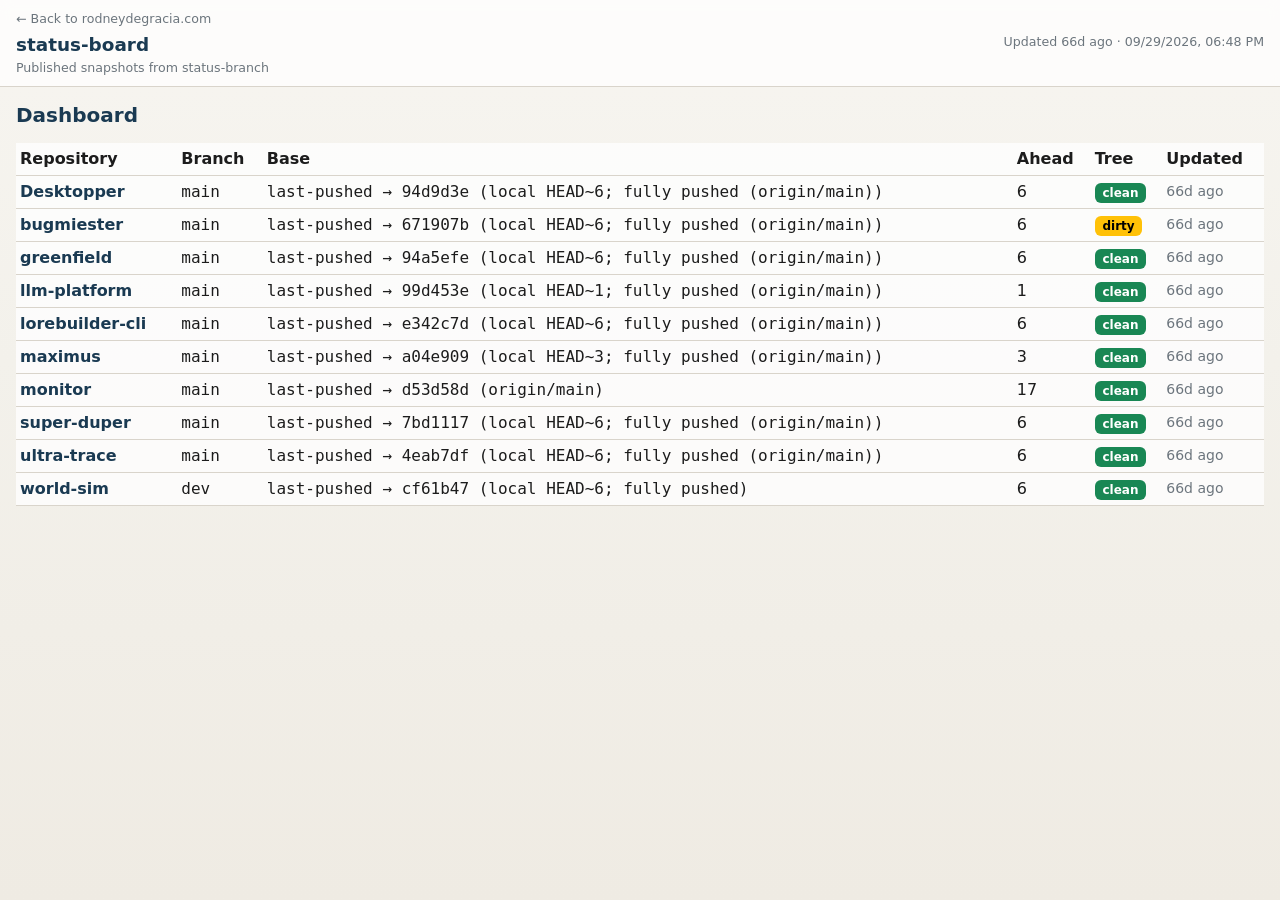
<file: index.html>
<!DOCTYPE html>
<html lang="en">
<head>
  <meta charset="utf-8">
  <meta name="viewport" content="width=device-width, initial-scale=1">
  <meta name="color-scheme" content="light dark">
  <title>status-board</title>
  <script>
    (function () {
      function applyTheme() {
        var dark = window.matchMedia("(prefers-color-scheme: dark)").matches;
        document.documentElement.setAttribute(
          "data-bs-theme",
          dark ? "dark" : "light"
        );
      }
      applyTheme();
      var mq = window.matchMedia("(prefers-color-scheme: dark)");
      if (typeof mq.addEventListener === "function") {
        mq.addEventListener("change", applyTheme);
      } else if (typeof mq.addListener === "function") {
        mq.addListener(applyTheme);
      }
    })();
  </script>
  <link rel="stylesheet" href="assets/vendor/bootstrap/bootstrap.min.css">
  <link rel="stylesheet" href="assets/vendor/bootstrap-icons/bootstrap-icons.min.css">
  <link rel="stylesheet" href="assets/css/app.css">
</head>
<body>
  <header class="sb-context border-bottom">
    <div class="container-fluid py-2 px-3 d-flex flex-wrap align-items-center gap-3">
      <div class="me-auto">
        <a
          class="small text-secondary text-decoration-none sb-site-back"
          href="https://rodneydegracia.com/"
        >← Back to rodneydegracia.com</a>
        <a class="sb-brand d-block" href="index.html">status-board</a>
        <div class="small text-secondary">Published snapshots from status-branch</div>
      </div>
      <span class="small text-secondary" id="hub-updated" hidden></span>
    </div>
  </header>

  <main class="container-fluid px-3 py-3">
    <section class="sb-section" aria-label="Dashboard">
      <h1 class="h5 mb-3">Dashboard</h1>
      <p class="small text-secondary" id="hub-status">Loading…</p>
      <div class="table-responsive" id="hub-table-wrap" hidden>
        <table class="table table-sm align-middle sb-hub-table">
          <thead>
            <tr>
              <th scope="col">Repository</th>
              <th scope="col">Branch</th>
              <th scope="col">Base</th>
              <th scope="col">Ahead</th>
              <th scope="col">Tree</th>
              <th scope="col">Updated</th>
            </tr>
          </thead>
          <tbody id="hub-rows"></tbody>
        </table>
      </div>
    </section>
  </main>

  <script src="assets/vendor/bootstrap/bootstrap.bundle.min.js"></script>
  <script src="assets/js/common.js"></script>
  <script src="assets/js/hub.js"></script>
  <script
    data-goatcounter="https://rdegraci-gh-io.goatcounter.com/count"
    async
    src="//gc.zgo.at/count.js"
  ></script>
</body>
</html>
</file>
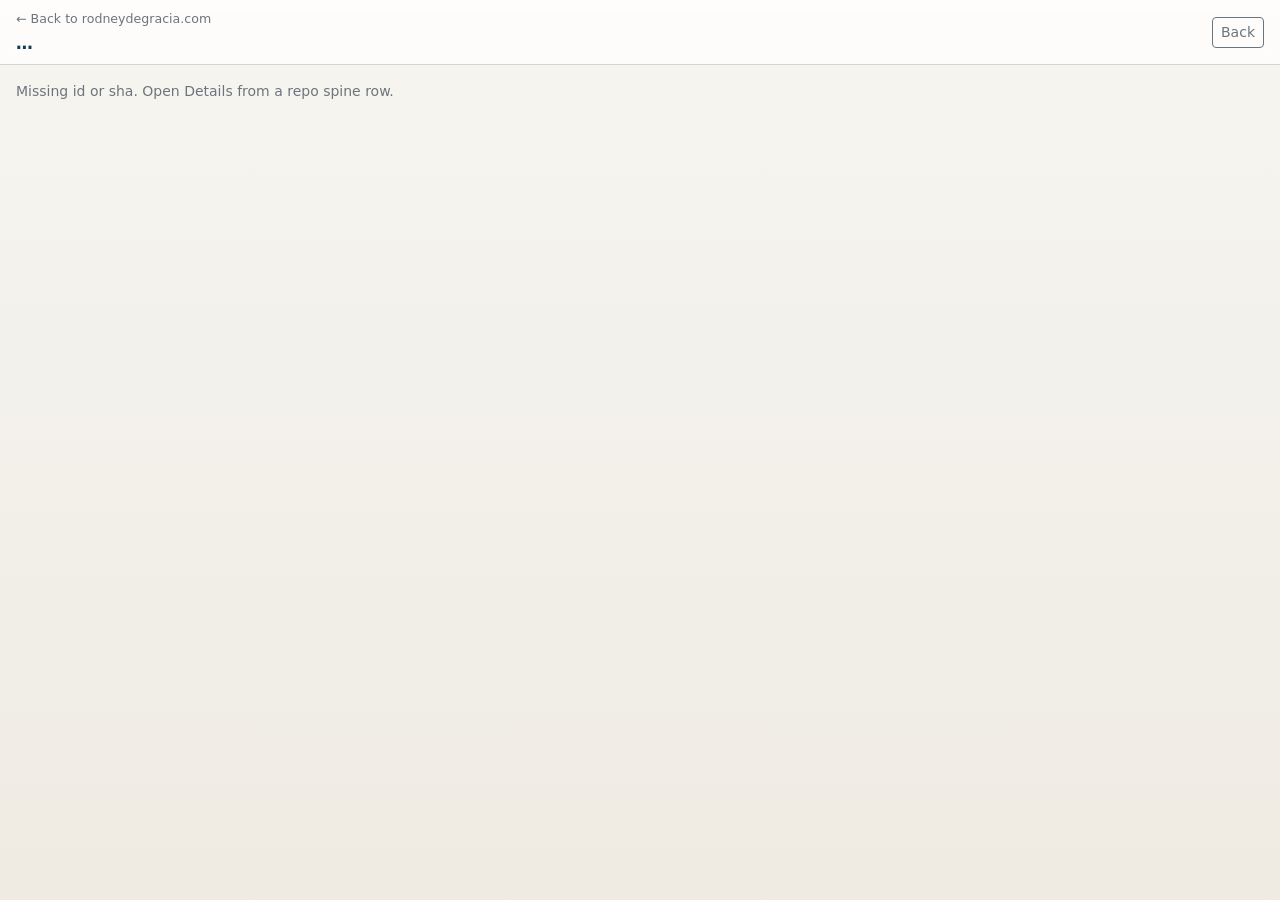
<file: commit.html>
<!DOCTYPE html>
<html lang="en">
<head>
  <meta charset="utf-8">
  <meta name="viewport" content="width=device-width, initial-scale=1">
  <meta name="color-scheme" content="light dark">
  <title>Commit · status-board</title>
  <script>
    (function () {
      function applyTheme() {
        var dark = window.matchMedia("(prefers-color-scheme: dark)").matches;
        document.documentElement.setAttribute(
          "data-bs-theme",
          dark ? "dark" : "light"
        );
      }
      applyTheme();
      var mq = window.matchMedia("(prefers-color-scheme: dark)");
      if (typeof mq.addEventListener === "function") {
        mq.addEventListener("change", applyTheme);
      } else if (typeof mq.addListener === "function") {
        mq.addListener(applyTheme);
      }
    })();
  </script>
  <link rel="stylesheet" href="assets/vendor/bootstrap/bootstrap.min.css">
  <link rel="stylesheet" href="assets/vendor/bootstrap-icons/bootstrap-icons.min.css">
  <link rel="stylesheet" href="assets/css/app.css">
</head>
<body>
  <header class="sb-context border-bottom">
    <div class="container-fluid py-2 px-3 d-flex flex-wrap align-items-center gap-3">
      <div class="me-auto">
        <a
          class="small text-secondary text-decoration-none sb-site-back"
          href="https://rodneydegracia.com/"
        >← Back to rodneydegracia.com</a>
        <div class="sb-repo" id="repo-name">…</div>
        <div class="sb-repo-path sb-mono text-secondary" id="repo-path"></div>
        <div class="sb-meta text-secondary small" id="commit-meta"></div>
      </div>
      <a class="btn btn-sm btn-outline-secondary" id="back-link" href="index.html">Back</a>
    </div>
  </header>

  <main class="container-fluid px-3 py-3">
    <p class="small text-secondary" id="commit-status">Loading…</p>

    <div id="commit-body" hidden>
      <section class="sb-section mb-4">
        <h1 class="h4" id="commit-subject"></h1>
        <pre class="small text-secondary sb-body" id="commit-body-text" hidden></pre>
        <p class="small text-secondary mb-0" id="commit-author"></p>
      </section>

      <section class="sb-section mb-4">
        <h2 class="h5">Commit summary</h2>
        <p class="small text-secondary mb-2">
          Plain-language summary of this commit’s diff (from the published snapshot).
        </p>
        <div class="sb-narrative mb-2" id="detail-story-text"></div>
        <p class="small mb-1" id="detail-features-label" hidden><strong>Features in this commit</strong></p>
        <ul class="mb-0" id="detail-story-features"></ul>
      </section>

      <section class="sb-section mb-4">
        <h2 class="h5">Files</h2>
        <p class="small text-secondary" id="files-meta"></p>
        <ul class="small sb-mono" id="files-list"></ul>
      </section>

      <section class="sb-section">
        <h2 class="h5">Diff</h2>
        <div class="alert alert-warning py-2" id="diff-truncated" hidden>Diff truncated for display.</div>
        <div class="sb-diff" id="diff-panel" aria-label="Unified diff"></div>
      </section>
    </div>
  </main>

  <script src="assets/vendor/bootstrap/bootstrap.bundle.min.js"></script>
  <script src="assets/js/common.js"></script>
  <script src="assets/js/commit.js"></script>
  <script
    data-goatcounter="https://rdegraci-gh-io.goatcounter.com/count"
    async
    src="//gc.zgo.at/count.js"
  ></script>
</body>
</html>
</file>
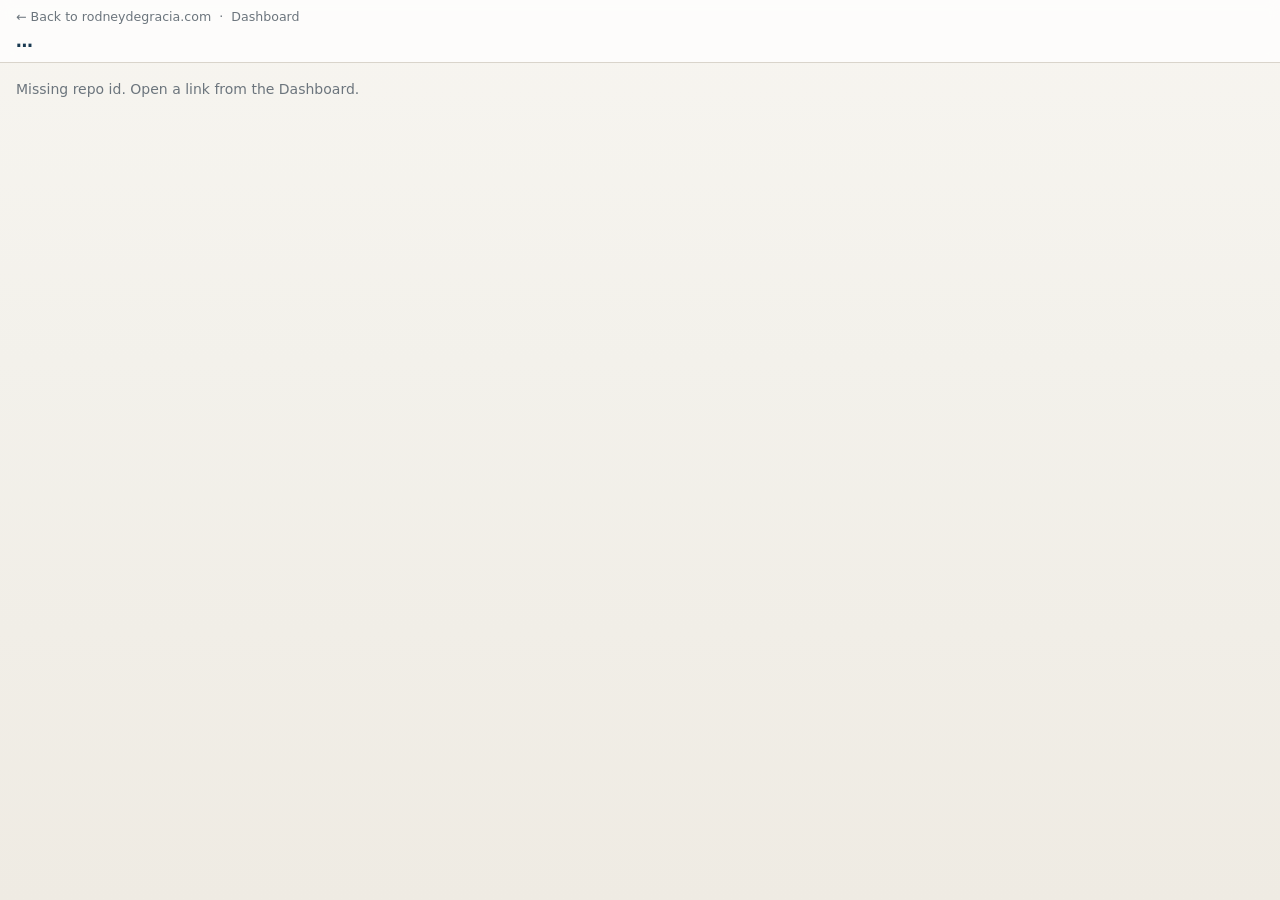
<file: repo.html>
<!DOCTYPE html>
<html lang="en">
<head>
  <meta charset="utf-8">
  <meta name="viewport" content="width=device-width, initial-scale=1">
  <meta name="color-scheme" content="light dark">
  <title>status-board</title>
  <script>
    (function () {
      function applyTheme() {
        var dark = window.matchMedia("(prefers-color-scheme: dark)").matches;
        document.documentElement.setAttribute(
          "data-bs-theme",
          dark ? "dark" : "light"
        );
      }
      applyTheme();
      var mq = window.matchMedia("(prefers-color-scheme: dark)");
      if (typeof mq.addEventListener === "function") {
        mq.addEventListener("change", applyTheme);
      } else if (typeof mq.addListener === "function") {
        mq.addListener(applyTheme);
      }
    })();
  </script>
  <link rel="stylesheet" href="assets/vendor/bootstrap/bootstrap.min.css">
  <link rel="stylesheet" href="assets/vendor/bootstrap-icons/bootstrap-icons.min.css">
  <link rel="stylesheet" href="assets/css/app.css">
</head>
<body>
  <header class="sb-context border-bottom">
    <div class="container-fluid py-2 px-3 d-flex flex-wrap align-items-center gap-3">
      <div class="me-auto">
        <div class="d-flex align-items-baseline gap-2 flex-wrap">
          <a
            class="small text-secondary text-decoration-none sb-site-back"
            href="https://rodneydegracia.com/"
          >← Back to rodneydegracia.com</a>
          <span class="small text-secondary">·</span>
          <a class="small text-secondary text-decoration-none" href="index.html">Dashboard</a>
        </div>
        <div class="sb-repo" id="repo-name">…</div>
        <div class="sb-repo-path sb-mono text-secondary" id="repo-path"></div>
        <div class="sb-meta text-secondary small" id="repo-meta"></div>
      </div>
      <div class="d-flex align-items-center gap-2 flex-wrap">
        <span class="badge sb-badge-quiet" id="source-badge" hidden></span>
        <span class="badge" id="dirty-badge" hidden></span>
        <span class="small text-secondary" id="repo-updated"></span>
      </div>
    </div>
  </header>

  <main class="container-fluid px-3 py-3">
    <p class="small text-secondary" id="repo-status">Loading…</p>

    <div id="repo-body" hidden>
      <section class="sb-section mb-4" aria-label="Story at HEAD, Working tree, and Future story">
        <div class="row g-3 sb-overview-row">
          <div class="col-lg-4">
            <div class="sb-scroll-panel h-100">
              <div class="sb-scroll-panel-body">
                <h2 class="h5">Story at HEAD</h2>
                <p class="small text-secondary mb-2" id="head-story-meta"></p>
                <div class="sb-narrative mb-3" id="head-story-text"></div>
                <p class="small mb-1" id="head-features-label" hidden><strong>Features</strong></p>
                <ul class="mb-0" id="head-story-features"></ul>
              </div>
            </div>
          </div>

          <div class="col-lg-4">
            <div class="sb-scroll-panel h-100">
              <div class="sb-scroll-panel-body">
                <h2 class="h5">Working tree</h2>
                <div id="working-tree-content"></div>
              </div>
            </div>
          </div>

          <div class="col-lg-4">
            <div class="sb-scroll-panel h-100">
              <div class="sb-scroll-panel-body">
                <h2 class="h5">Future story</h2>
                <p class="small text-secondary mb-2">Suggested next steps</p>
                <ol class="mb-0" id="future-story-steps"></ol>
              </div>
            </div>
          </div>
        </div>
      </section>

      <section class="sb-section" aria-label="Spine">
        <h2 class="h5">Spine</h2>
        <div class="table-responsive">
          <table class="table table-sm align-middle sb-spine">
            <thead>
              <tr>
                <th scope="col">SHA</th>
                <th scope="col">Subject</th>
                <th scope="col">When</th>
                <th scope="col">Summary</th>
                <th scope="col">Features</th>
                <th scope="col">Details</th>
              </tr>
            </thead>
            <tbody id="spine-rows"></tbody>
          </table>
        </div>
      </section>
    </div>
  </main>

  <script src="assets/vendor/bootstrap/bootstrap.bundle.min.js"></script>
  <script src="assets/js/common.js"></script>
  <script src="assets/js/repo.js"></script>
  <script
    data-goatcounter="https://rdegraci-gh-io.goatcounter.com/count"
    async
    src="//gc.zgo.at/count.js"
  ></script>
</body>
</html>
</file>
<file: assets/css/app.css>
:root {
  color-scheme: light dark;

  --sb-ink: #1a3a52;
  --sb-ink-hover: #142c3f;
  --sb-paper: #f3f1eb;
  --sb-paper-top: #f7f5f0;
  --sb-paper-bottom: #efebe3;
  --sb-text: #1c1c1c;
  --sb-rule: #d9d4cb;
  --sb-panel: rgba(255, 255, 255, 0.55);
  --sb-context: rgba(255, 255, 255, 0.72);
  --sb-head: rgba(26, 58, 82, 0.06);
  --sb-muted: #6c757d;
  --sb-muted-hover: #495057;
  --sb-badge-quiet-bg: #f8f9fa;
  --sb-badge-quiet-fg: #6c757d;
  --sb-success: #198754;
}

@media (prefers-color-scheme: dark) {
  :root {
    --sb-ink: #a8c5d8;
    --sb-ink-hover: #c5dceb;
    --sb-paper: #1c1b19;
    --sb-paper-top: #22201c;
    --sb-paper-bottom: #161512;
    --sb-text: #eae6df;
    --sb-rule: #3d3a34;
    --sb-panel: rgba(255, 255, 255, 0.06);
    --sb-context: rgba(28, 27, 25, 0.88);
    --sb-head: rgba(168, 197, 216, 0.1);
    --sb-muted: #9a958c;
    --sb-muted-hover: #c4bfb4;
    --sb-badge-quiet-bg: rgba(255, 255, 255, 0.08);
    --sb-badge-quiet-fg: #c4bfb4;
    --sb-success: #3dd68c;
  }
}

body {
  background:
    linear-gradient(180deg, var(--sb-paper-top) 0%, var(--sb-paper) 40%, var(--sb-paper-bottom) 100%);
  color: var(--sb-text);
  min-height: 100vh;
}

.sb-context {
  background: var(--sb-context);
  backdrop-filter: blur(6px);
  font-size: 0.9rem;
}

.sb-repo {
  font-weight: 650;
  color: var(--sb-ink);
  font-size: 1.05rem;
}

.sb-repo-path {
  font-size: 0.7rem;
  line-height: 1.3;
  max-width: min(100%, 42rem);
  overflow: hidden;
  text-overflow: ellipsis;
  white-space: nowrap;
}

.sb-brand {
  font-weight: 650;
  color: var(--sb-ink);
  font-size: 1.15rem;
  text-decoration: none;
}

.sb-brand:hover {
  color: var(--sb-ink-hover);
}

.sb-site-back {
  display: inline-block;
  margin-bottom: 0.15rem;
}

.sb-site-back:hover {
  color: var(--sb-ink-hover) !important;
}

.sb-section h2,
.sb-section .h5 {
  color: var(--sb-ink);
  font-weight: 600;
}

.sb-mono,
code {
  font-family: "IBM Plex Mono", "SF Mono", ui-monospace, monospace;
}

.sb-spine {
  --bs-table-bg: var(--sb-panel);
  --bs-table-color: var(--sb-text);
  --bs-table-border-color: var(--sb-rule);
  --bs-table-striped-bg: transparent;
  --bs-table-striped-color: var(--sb-text);
  --bs-table-active-bg: var(--sb-head);
  --bs-table-active-color: var(--sb-text);
  --bs-table-hover-bg: var(--sb-head);
  --bs-table-hover-color: var(--sb-text);
  --bs-table-accent-bg: transparent;
  color: var(--sb-text);
  background: var(--sb-panel);
  font-size: 0.9rem;
}

.sb-spine > :not(caption) > * > * {
  border-bottom-color: var(--sb-rule);
  box-shadow: none;
}

.sb-spine > thead > tr > * {
  color: var(--sb-ink);
}

.sb-hub-table {
  --bs-table-bg: var(--sb-panel);
  --bs-table-color: var(--sb-text);
  --bs-table-border-color: var(--sb-rule);
  --bs-table-hover-bg: var(--sb-head);
  --bs-table-hover-color: var(--sb-text);
  background: var(--sb-panel);
}

.sb-hub-table a {
  color: var(--sb-ink);
  font-weight: 600;
  text-decoration: none;
}

.sb-hub-table a:hover {
  color: var(--sb-ink-hover);
  text-decoration: underline;
}

.sb-head > * {
  --bs-table-bg-type: var(--sb-head);
  background-color: var(--sb-head) !important;
}

.sb-head-badge {
  background: var(--sb-ink) !important;
  color: var(--sb-paper) !important;
  border-radius: 0.25rem;
  font-weight: 500;
}

@media (prefers-color-scheme: dark) {
  .sb-head-badge {
    color: #1c1b19 !important;
  }
}

.btn-primary {
  background: var(--sb-ink);
  border-color: var(--sb-ink);
}

.btn-primary:hover {
  background: var(--sb-ink-hover);
  border-color: var(--sb-ink-hover);
}

@media (prefers-color-scheme: dark) {
  .btn-primary {
    color: #1c1b19;
  }

  .btn-primary:hover {
    color: #1c1b19;
  }
}

.border-bottom {
  border-color: var(--sb-rule) !important;
}

.sb-narrative {
  white-space: pre-wrap;
  line-height: 1.45;
  padding: 0.75rem 0;
}

.sb-scroll-panel {
  background: var(--sb-panel);
  border: 1px solid var(--sb-rule);
  border-radius: 0.35rem;
}

.sb-overview-row {
  align-items: stretch;
}

.sb-overview-row > [class*="col-"] {
  display: flex;
}

.sb-overview-row .sb-scroll-panel {
  width: 100%;
  display: flex;
  flex-direction: column;
  min-height: 0;
}

.sb-scroll-panel-body {
  max-height: min(48vh, 32rem);
  overflow-y: auto;
  overscroll-behavior: contain;
  padding: 0.85rem 1rem;
  flex: 1 1 auto;
  font-size: 0.9rem;
  line-height: 1.45;
}

.sb-scroll-panel .sb-narrative {
  max-height: none;
  overflow: visible;
}

@media (max-width: 991.98px) {
  .sb-scroll-panel-body {
    max-height: min(40vh, 24rem);
  }
}

.sb-story-preview {
  max-width: 13rem;
  white-space: normal;
  line-height: 1.3;
}

.sb-story-cell {
  max-width: 13rem;
  vertical-align: top;
}

.sb-feature-skim {
  list-style: disc;
  padding-left: 1.1rem;
  margin: 0;
  line-height: 1.35;
}

.sb-feature-skim li {
  margin: 0.1rem 0;
}

.sb-features-cell {
  vertical-align: top;
  max-width: 16rem;
}

.sb-badge-quiet {
  background: var(--sb-badge-quiet-bg) !important;
  color: var(--sb-badge-quiet-fg) !important;
  border: 1px solid var(--sb-rule);
}

.sb-empty {
  color: var(--sb-muted);
}

.sb-body {
  white-space: pre-wrap;
}

.sb-diff {
  background: #1e1e1e;
  color: #e8e8e8;
  overflow: auto;
  max-height: 70vh;
  font-size: 0.8rem;
  border: 1px solid #333;
  border-radius: 0.25rem;
}

.sb-diff-line {
  padding: 0 1rem;
  white-space: pre-wrap;
  word-break: break-word;
  font-family: "IBM Plex Mono", "SF Mono", ui-monospace, monospace;
}

.sb-diff-add {
  background: rgba(46, 160, 67, 0.22);
  color: #aff5b4;
}

.sb-diff-del {
  background: rgba(248, 81, 73, 0.22);
  color: #ffc1bc;
}

.sb-diff-hunk {
  color: #79c0ff;
  background: rgba(56, 139, 253, 0.12);
}

.sb-diff-meta {
  color: #8b949e;
}

.sb-diff-ctx {
  color: #e8e8e8;
}
</file>
